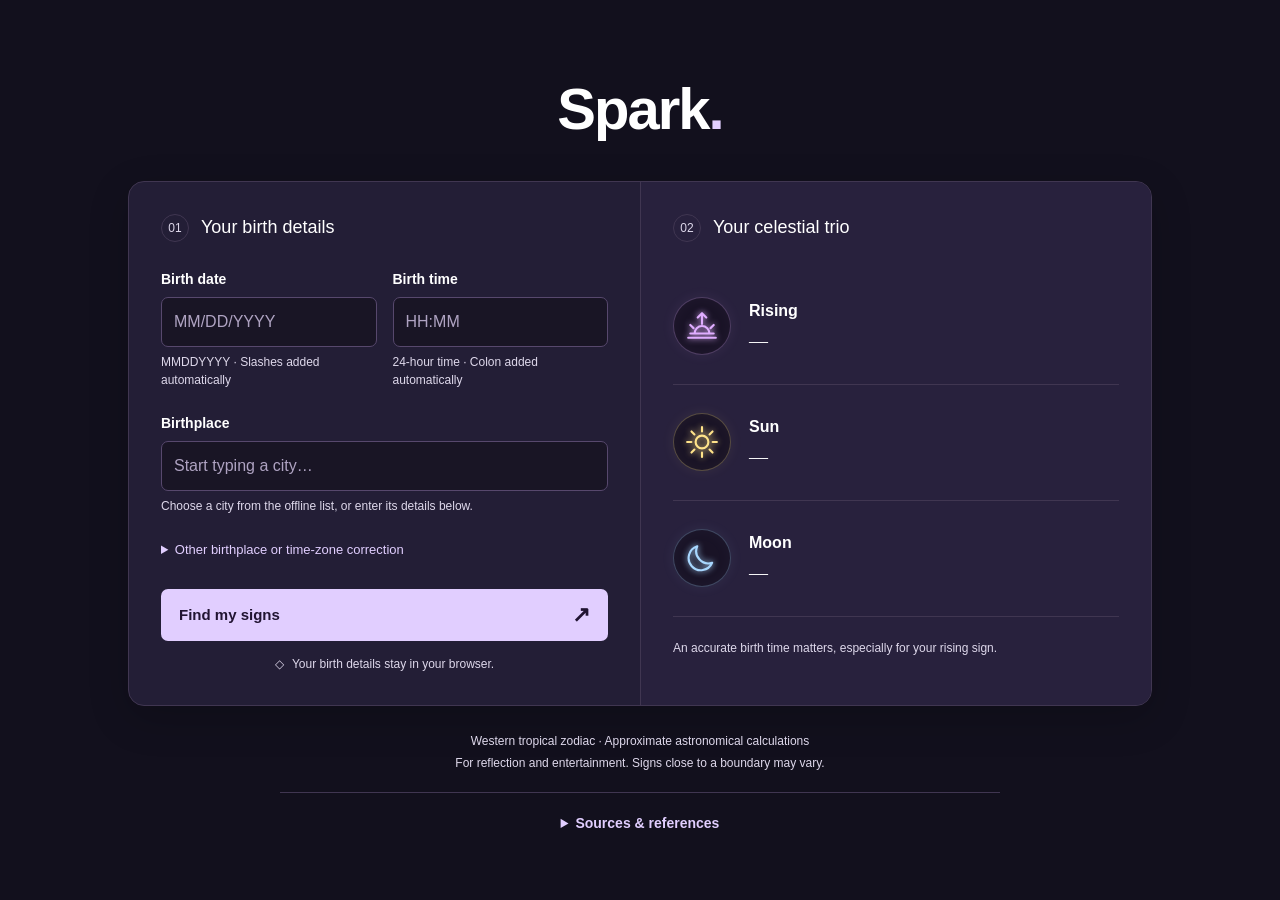
<file: index.html>
<!doctype html>
<html lang="en">
<head>
  <meta charset="utf-8">
  <meta name="viewport" content="width=device-width, initial-scale=1">
  <meta name="description" content="Find your rising, sun, and moon signs with a private, offline birth chart calculator.">
  <title>Spark — Birth sign calculator</title>
  <link rel="stylesheet" href="style.css">
  <script defer src="astro.js"></script>
  <script defer src="app.js"></script>
</head>
<body>
  <main>
    <header><h1>Spark<span>.</span></h1></header>
    <section class="calculator" aria-label="Birth sign calculator">
      <form id="birth-form" novalidate>
        <div class="section-heading"><span class="step">01</span><h2>Your birth details</h2></div>
        <div class="pair">
          <div><label for="birth-date">Birth date</label><input id="birth-date" placeholder="MM/DD/YYYY" inputmode="numeric" autocomplete="bday" maxlength="10" required aria-describedby="date-hint"><small id="date-hint">MMDDYYYY · Slashes added automatically</small></div>
          <div><label for="birth-time">Birth time</label><input id="birth-time" placeholder="HH:MM" inputmode="numeric" maxlength="5" required aria-describedby="time-hint"><small id="time-hint">24-hour time · Colon added automatically</small></div>
        </div>
        <label for="birth-place">Birthplace</label><input id="birth-place" list="cities" placeholder="Start typing a city…" autocomplete="off" required aria-describedby="place-hint"><datalist id="cities"></datalist>
        <small id="place-hint">Choose a city from the offline list, or enter its details below.</small>
        <p id="location-summary" class="location-summary" aria-live="polite"></p>
        <details id="manual"><summary>Other birthplace or time-zone correction</summary><div class="manual-fields">
          <p>For a city outside the list, enter its coordinates and UTC offset at birth, including daylight saving time.</p>
          <div class="pair"><div><label for="latitude">Latitude</label><input id="latitude" type="number" min="-89.99" max="89.99" step="any" placeholder="e.g. 40.7128"><small>North + / south −</small></div><div><label for="longitude">Longitude</label><input id="longitude" type="number" min="-180" max="180" step="any" placeholder="e.g. -74.0060"><small>East + / west −</small></div></div>
          <label for="utc-offset">UTC offset at birth (hours)</label><input id="utc-offset" type="number" min="-12" max="14" step="any" placeholder="Automatic for listed cities"><small>For example: New York summer −4; India +5.5. Leave blank for automatic city time.</small>
        </div></details>
        <p id="error" role="alert" hidden></p>
        <button type="submit">Find my signs <span aria-hidden="true">↗</span></button>
        <p class="privacy"><span aria-hidden="true">◇</span> Your birth details stay in your browser.</p>
      </form>
      <section class="results" aria-labelledby="results-title" aria-live="polite">
        <div class="section-heading"><span class="step">02</span><h2 id="results-title">Your celestial trio</h2></div>
        <p id="result-context"></p>
        <div class="sign-card rising"><div class="symbol" aria-hidden="true"><svg viewBox="0 0 32 32" fill="none" stroke="currentColor" stroke-width="2" stroke-linecap="round" stroke-linejoin="round" focusable="false"><path d="M5 23h22M9 23a7 7 0 0 1 14 0M16 4v10m-4-6 4-4 4 4M5 15l3 3m19-3-3 3M3 27h26"/></svg></div><div><h3>Rising</h3><p id="rising-sign" class="sign-name">—</p><small id="rising-degree"></small></div></div>
        <div class="sign-card sun"><div class="symbol" aria-hidden="true"><svg viewBox="0 0 32 32" fill="none" stroke="currentColor" stroke-width="2" stroke-linecap="round" stroke-linejoin="round" focusable="false"><circle cx="16" cy="16" r="6"/><path d="M16 2v4m0 20v4M2 16h4m20 0h4M6.1 6.1l2.8 2.8m14.2 14.2 2.8 2.8M25.9 6.1l-2.8 2.8M8.9 23.1l-2.8 2.8"/></svg></div><div><h3>Sun</h3><p id="sun-sign" class="sign-name">—</p><small id="sun-degree"></small></div></div>
        <div class="sign-card moon"><div class="symbol" aria-hidden="true"><svg viewBox="0 0 32 32" fill="none" stroke="currentColor" stroke-width="2" stroke-linecap="round" stroke-linejoin="round" focusable="false"><path d="M25.5 20.5A11.5 11.5 0 0 1 11.5 5a11.5 11.5 0 1 0 14 15.5Z"/></svg></div><div><h3>Moon</h3><p id="moon-sign" class="sign-name">—</p><small id="moon-degree"></small></div></div>
        <p id="calculation-note">An accurate birth time matters, especially for your rising sign.</p>
      </section>
    </section>
    <footer>
      <p>Western tropical zodiac · Approximate astronomical calculations<br>For reflection and entertainment. Signs close to a boundary may vary.</p>
      <details class="sources">
        <summary>Sources &amp; references</summary>
        <p>Your Sun and Moon signs are calculated locally from astronomical formulas. Your rising sign is calculated from the eastern horizon at your birth time and location. Listed cities use your browser’s time-zone data. No birth details are sent to these websites.</p>
        <ol>
          <li><a href="https://www.stjarnhimlen.se/comp/ppcomp.html" target="_blank" rel="noopener noreferrer">Paul Schlyter — Computing planetary positions</a><span>Source of the Sun and Moon formulas used in this calculator.</span></li>
          <li><a href="https://www.iana.org/time-zones" target="_blank" rel="noopener noreferrer">IANA — Time Zone Database</a><span>Time-zone and historical clock-change data used through the browser.</span></li>
          <li><a href="https://aa.usno.navy.mil/faq/GAST" target="_blank" rel="noopener noreferrer">U.S. Naval Observatory — Sidereal time</a><span>Background on sidereal time, which relates birth time and longitude to the local sky.</span></li>
          <li><a href="https://ssd.jpl.nasa.gov/horizons/" target="_blank" rel="noopener noreferrer">NASA JPL — Horizons</a><span>Further reference for precise solar-system positions; not connected to this calculator.</span></li>
          <li><a href="https://www.astro.com/swisseph/swephinfo_e.htm" target="_blank" rel="noopener noreferrer">Astrodienst — Swiss Ephemeris</a><span>Further reference for astronomical calculations used in astrology; this calculator does not use the Swiss Ephemeris library.</span></li>
        </ol>
      </details>
    </footer>
  </main>
</body>
</html>
</file>
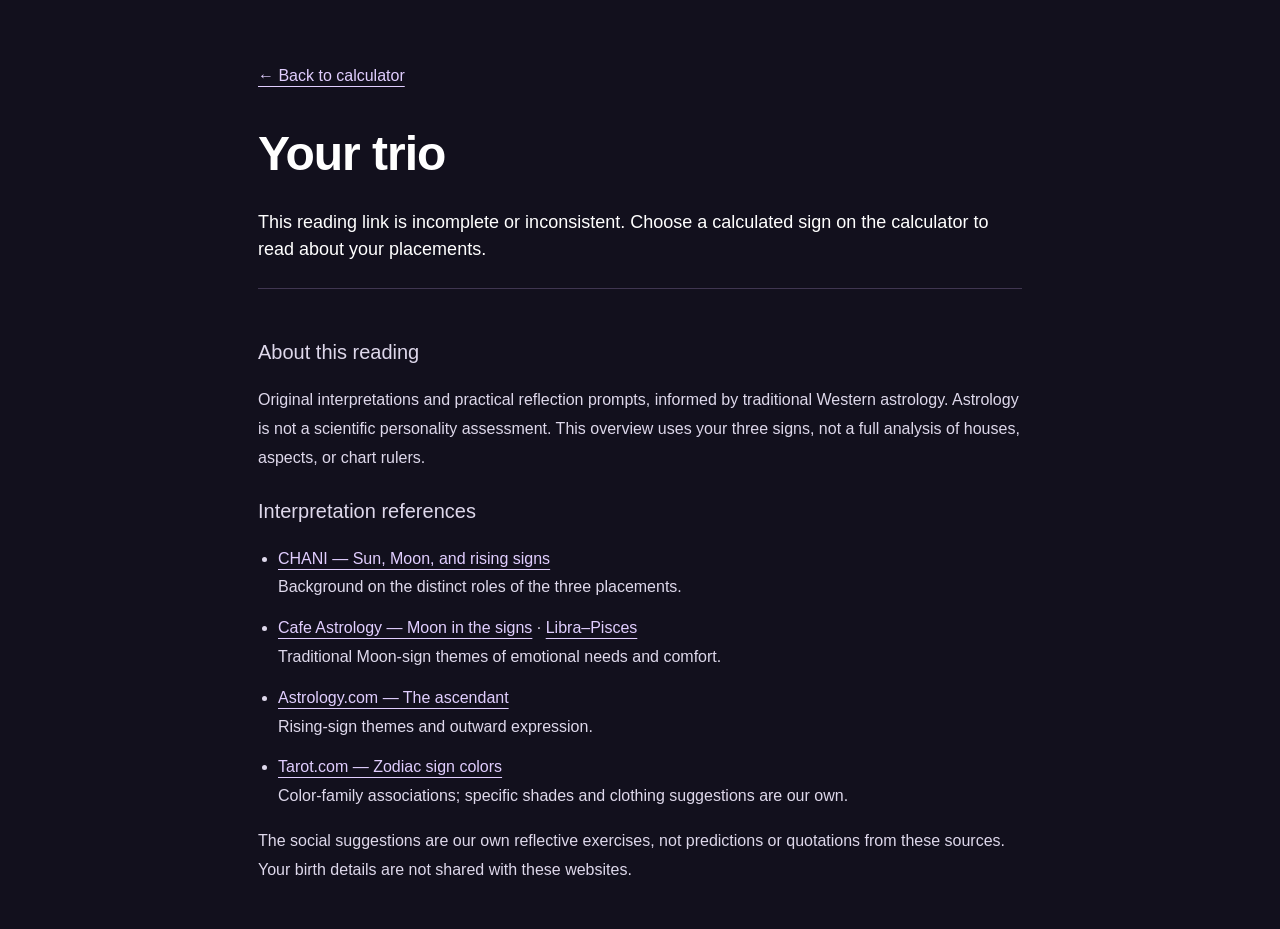
<file: sign.html>
<!doctype html>
<html lang="en">
<head><meta charset="utf-8"><meta name="viewport" content="width=device-width, initial-scale=1"><meta name="description" content="Explore your rising, Sun, and Moon signs with gentle reflections on social presence, self-expression, and emotional comfort."><title>Your trio — Spark</title><link rel="stylesheet" href="style.css"><script defer src="sign.js"></script></head>
<body><main class="reading-page">
<a class="back-link" href="index.html">← Back to calculator</a>
<header><h1 id="reading-title">Your trio</h1></header>
<article class="reading" id="reading" hidden>
<nav id="placements" aria-label="Explore your placements"></nav>
<h2>Make room for yourself</h2><p id="reading-intro"></p>
<div id="reading-sections"></div>
<p class="color-note">“Lucky” colors are symbolic style inspiration, not a promise of good fortune. Color traditions vary; wear the shades you enjoy.</p>
<div class="reading-finish"><a class="primary-link" href="wrap-up.html">Finish reading <span aria-hidden="true">→</span></a></div>
</article>
<p id="invalid" hidden>This reading link is incomplete or inconsistent. Choose a calculated sign on the calculator to read about your placements.</p>
<footer class="reading-sources">
<h2>About this reading</h2>
<p>Original interpretations and practical reflection prompts, informed by traditional Western astrology. Astrology is not a scientific personality assessment. This overview uses your three signs, not a full analysis of houses, aspects, or chart rulers.</p>
<h2>Interpretation references</h2>
<ul>
<li><a href="https://www.chani.com/astro-education/your-guide-to-sun-moon-and-rising-signs" target="_blank" rel="noopener noreferrer">CHANI — Sun, Moon, and rising signs</a><span>Background on the distinct roles of the three placements.</span></li>
<li><a href="https://cafeastrology.com/articles/mooninsigns.html" target="_blank" rel="noopener noreferrer">Cafe Astrology — Moon in the signs</a> · <a href="https://cafeastrology.com/articles/mooninsigns_pg2.html" target="_blank" rel="noopener noreferrer">Libra–Pisces</a><span>Traditional Moon-sign themes of emotional needs and comfort.</span></li>
<li><a href="https://www.astrology.com/article/ascendant-meaning-astrology/" target="_blank" rel="noopener noreferrer">Astrology.com — The ascendant</a><span>Rising-sign themes and outward expression.</span></li>
<li><a href="https://www.tarot.com/astrology/zodiac-sign-colors" target="_blank" rel="noopener noreferrer">Tarot.com — Zodiac sign colors</a><span>Color-family associations; specific shades and clothing suggestions are our own.</span></li>
</ul>
<p>The social suggestions are our own reflective exercises, not predictions or quotations from these sources. Your birth details are not shared with these websites.</p>
</footer>
</main></body></html>
</file>
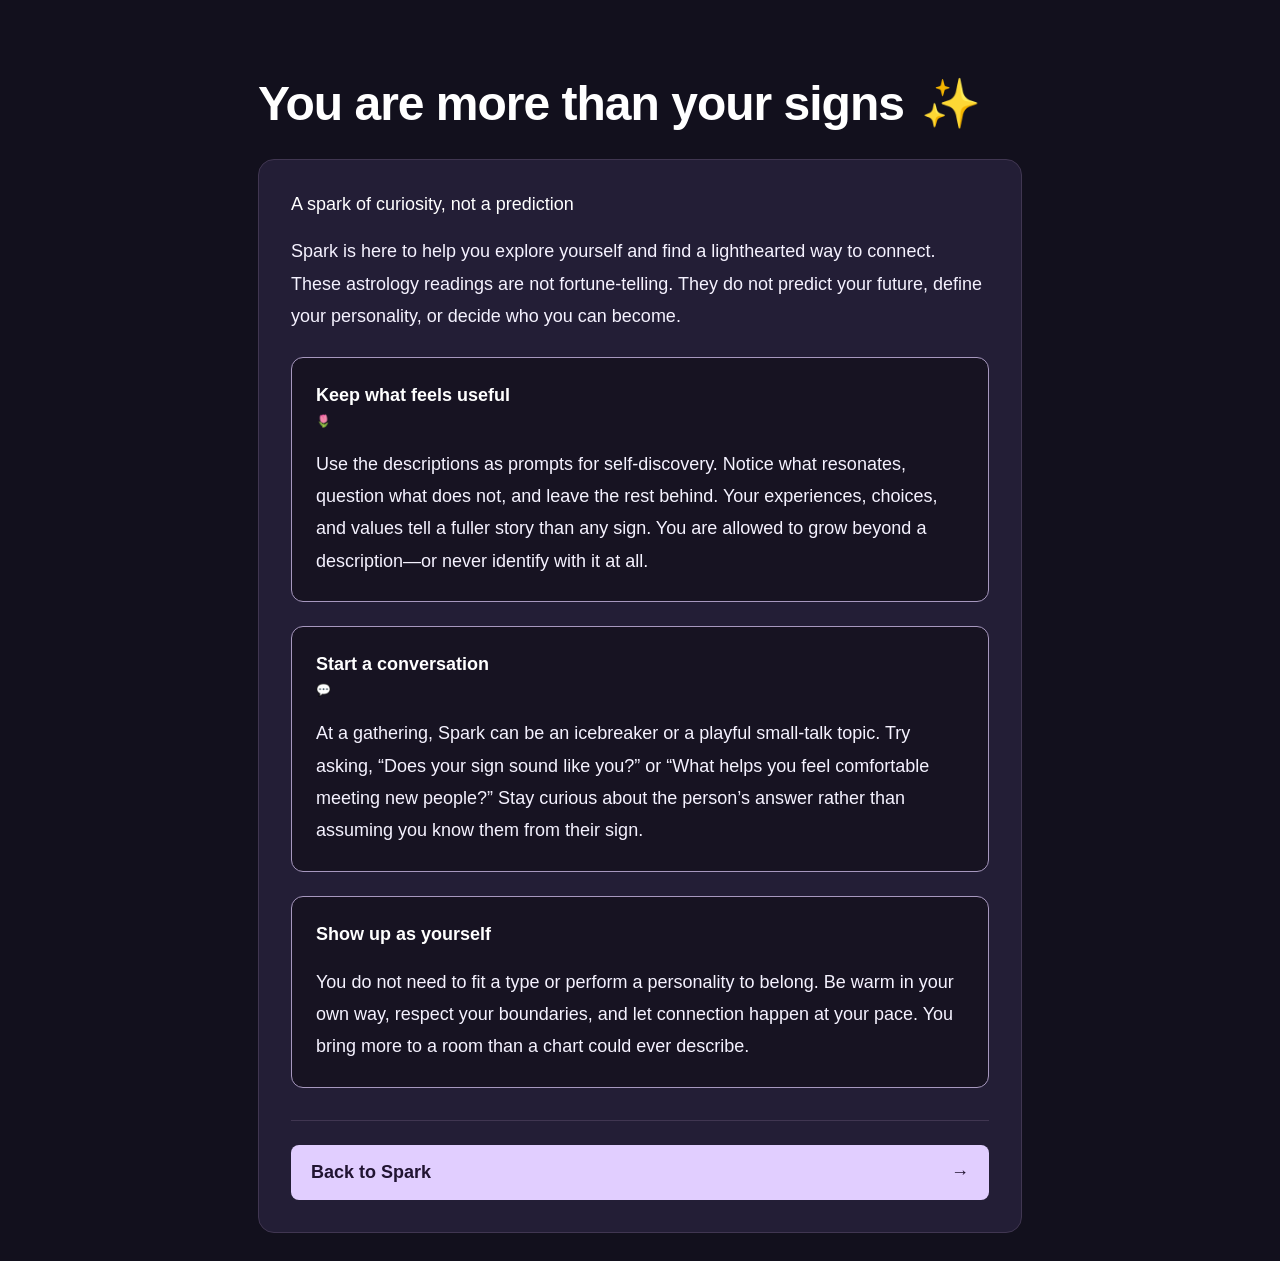
<file: wrap-up.html>
<!doctype html>
<html lang="en">
<head>
  <meta charset="utf-8">
  <meta name="viewport" content="width=device-width, initial-scale=1">
  <meta name="description" content="Spark is a starting point for self-discovery and conversation. Your signs do not define you or predict your future.">
  <title>You are more than your signs — Spark</title>
  <link rel="stylesheet" href="style.css">
</head>
<body>
  <main class="reading-page wrap-up-page">
    <header><h1>You are more than your signs<span aria-hidden="true"> ✨</span></h1></header>
    <article class="reading" aria-label="A final note from Spark">
      <h2>A spark of curiosity, not a prediction</h2>
      <p>Spark is here to help you explore yourself and find a lighthearted way to connect. These astrology readings are not fortune-telling. They do not predict your future, define your personality, or decide who you can become.</p>
      <section class="reading-box" aria-labelledby="discovery-heading">
        <h3 id="discovery-heading">Keep what feels useful <span aria-hidden="true">🌷</span></h3>
        <p>Use the descriptions as prompts for self-discovery. Notice what resonates, question what does not, and leave the rest behind. Your experiences, choices, and values tell a fuller story than any sign. You are allowed to grow beyond a description—or never identify with it at all.</p>
      </section>
      <section class="reading-box" aria-labelledby="conversation-heading">
        <h3 id="conversation-heading">Start a conversation <span aria-hidden="true">💬</span></h3>
        <p>At a gathering, Spark can be an icebreaker or a playful small-talk topic. Try asking, “Does your sign sound like you?” or “What helps you feel comfortable meeting new people?” Stay curious about the person’s answer rather than assuming you know them from their sign.</p>
      </section>
      <section class="reading-box" aria-labelledby="affirmation-heading">
        <h3 id="affirmation-heading">Show up as yourself</h3>
        <p>You do not need to fit a type or perform a personality to belong. Be warm in your own way, respect your boundaries, and let connection happen at your pace. You bring more to a room than a chart could ever describe.</p>
      </section>
      <div class="reading-finish"><a class="primary-link" href="index.html">Back to Spark <span aria-hidden="true">→</span></a></div>
    </article>
  </main>
</body>
</html>
</file>
<file: style.css>
:root{color-scheme:dark;--ink:#ffffff;--muted:#ded8eb;--line:#403651;--accent:#e1ceff}
*{box-sizing:border-box}body{margin:0;background:#12101d;color:var(--ink);font-family:Arial,Helvetica,sans-serif;font-size:16px;line-height:1.5}main{max-width:1080px;margin:0 auto;padding:62px 28px 28px}header{text-align:center;margin-bottom:38px}.eyebrow{font-size:12px;font-weight:700;letter-spacing:2.5px;color:var(--accent)}h1{font-family:Arial,Helvetica,sans-serif;font-weight:700;font-size:58px;line-height:1.15;letter-spacing:-2px;margin:14px 0}h1 span{color:var(--accent)}header p{color:var(--muted);margin:0}h2{font-size:18px;font-weight:500;margin:0}.calculator{display:grid;grid-template-columns:1fr 1fr;background:#231e36;border:1px solid var(--line);border-radius:16px;overflow:hidden;box-shadow:0 12px 40px #00000030}form,.results{padding:32px}.results{background:#28213d;border-left:1px solid var(--line)}.section-heading{display:flex;align-items:center;gap:12px;margin-bottom:27px}.step{font-size:12px;color:var(--muted);border:1px solid var(--line);border-radius:50%;width:28px;height:28px;display:grid;place-items:center}label{display:block;font-size:14px;font-weight:600;margin-bottom:7px}input{width:100%;min-width:0;border:1px solid #57486d;border-radius:7px;padding:12px;font:inherit;color:var(--ink);background:#191525;outline:none}input::placeholder{color:#afa3c2}input:focus{border-color:var(--accent);box-shadow:0 0 0 3px #c4a7ff15}input[aria-invalid=true]{border-color:#ff9e97}.pair{display:grid;grid-template-columns:1fr 1fr;gap:16px;margin-bottom:23px}small{display:block;color:var(--muted);font-size:12px;line-height:1.55;margin-top:6px}.location-summary{font-size:12px;color:var(--accent);margin:12px 0}.location-summary:empty{display:none}details{margin-top:21px;font-size:13px}summary{cursor:pointer;color:var(--accent);padding:4px 0}.manual-fields{padding-top:6px}.manual-fields p{color:var(--muted)}.manual-fields .pair{margin-bottom:14px}button{display:flex;align-items:center;justify-content:space-between;width:100%;border:0;border-radius:7px;background:var(--accent);color:#211432;font:600 15px Arial,sans-serif;padding:15px 18px;margin-top:25px;cursor:pointer}button:hover{background:#d5bfff}button:focus-visible,summary:focus-visible{outline:3px solid #dfcfff;outline-offset:4px}button span{font-size:22px;line-height:1}.privacy{text-align:center;color:var(--muted);font-size:12px;margin:14px 0 0}.privacy span{margin-right:5px}#result-context{font-size:13px;color:var(--muted);margin:-12px 0 23px}.sign-card{display:flex;align-items:center;gap:18px;padding:20px 0;border-bottom:1px solid var(--line)}.sign-card:first-of-type{padding-top:10px}/* Crisp neon outlines on dark discs; static glow keeps edges legible. */
.symbol{display:grid;place-items:center;flex-shrink:0;width:58px;height:58px;border-radius:50%;background:#191326;color:#dfadff;border:1px solid #dfadff45;box-shadow:inset 0 0 15px #dfadff0a,0 0 14px #dfadff12}
.symbol svg{display:block;width:34px;height:34px;filter:drop-shadow(0 0 3px currentColor)}
.sun .symbol{color:#ffe38a;border-color:#ffe38a45;box-shadow:inset 0 0 15px #ffe38a0a,0 0 14px #ffe38a12}
.moon .symbol{color:#a8d7ff;border-color:#a8d7ff45;box-shadow:inset 0 0 15px #a8d7ff0a,0 0 14px #a8d7ff12}
h3{font-size:14px;font-weight:600;margin:0}h3 span{display:block;font-size:12px;letter-spacing:1px;color:var(--muted);font-weight:400;margin:3px 0 4px}.sign-name{font-family:Georgia,serif;font-size:19px;line-height:1.3;margin:0}.has-results .sign-name{font-size:27px}.sign-card small{font-size:12px;margin-top:4px}#calculation-note{font-size:12px;color:var(--muted);margin:22px 0 0}#error{background:#402426;color:#ffb7ac;border-radius:6px;padding:11px;font-size:14px}footer{text-align:center;font-size:12px;color:var(--muted);line-height:1.8;margin-top:25px}@media(max-width:760px){main{padding:32px 18px}h1{font-size:45px}header p{max-width:290px;margin:auto}.calculator{grid-template-columns:1fr}form,.results{padding:25px}.results{border-left:0;border-top:1px solid var(--line)}header{margin-bottom:28px}}@media(max-width:360px){.pair{grid-template-columns:1fr;gap:18px}form,.results{padding:20px}h1{font-size:39px}}

#result-context:empty,.sign-card small:empty{display:none}.sign-name{margin-top:6px}h3{font-size:16px}.sign-card{min-height:116px}
.sources{max-width:720px;margin:18px auto 0;text-align:left;border-top:1px solid var(--line);padding-top:14px;font-size:14px}.sources summary{text-align:center;font-weight:600}.sources p{line-height:1.65}.sources ol{padding-left:24px}.sources li{margin:14px 0;padding-left:4px}.sources a{color:var(--accent);text-underline-offset:3px}.sources a:hover{color:var(--ink)}.sources a:focus-visible{outline:2px solid var(--accent);outline-offset:4px}.sources li span{display:block;margin-top:3px;font-size:13px}

.sign-name a,.back-link,.reading-page footer a{color:var(--accent);text-underline-offset:5px}
.sign-name a:hover,.back-link:hover{color:var(--ink)}
a:focus-visible{outline:2px solid var(--accent);outline-offset:5px;border-radius:3px}
.reading-page{max-width:820px}.back-link{display:inline-block;margin-bottom:24px;font-size:14px}.reading-page header{text-align:left;margin-bottom:28px}
.reading{background:#231e36;border:1px solid var(--line);border-radius:16px;padding:32px}
.reading h2{margin-top:28px;color:var(--ink)}.reading p{line-height:1.8;color:#d4cce3}.reading p:last-child{margin-bottom:0}
#placements{display:flex;flex-wrap:wrap;gap:10px;margin-bottom:24px}#placements a{padding:9px 15px;border:1px solid #57486d;border-radius:24px;color:var(--accent);text-decoration:none;font-size:14px}#placements a[aria-current]{background:var(--accent);color:#211432;border-color:var(--accent)}#placements a:hover{border-color:var(--accent)}
@media(max-width:480px){.reading{padding:23px}.reading-page h1{font-size:38px}}

.reading-page header h1{font-size:clamp(32px,5vw,48px);letter-spacing:-1px}.reading section{scroll-margin-top:24px}.reading section:target{border-left:3px solid var(--accent);padding-left:18px}.reading-sources{text-align:left;border-top:1px solid var(--line);padding-top:25px;font-size:13px}.reading-sources h2{font-size:16px;margin-top:20px}.reading-sources ul{padding-left:20px}.reading-sources li{margin:12px 0}.reading-sources li span{display:block}

#reading-sections{display:grid;gap:24px;margin-top:28px}
.reading .placement-reading{padding:26px;border:1px solid #57486d;border-radius:14px;background:#1c182b}
.reading .placement-reading:target{padding:26px;border:1px solid var(--accent);box-shadow:0 0 0 2px #c4a7ff18}
.reading .placement-reading h2{margin:0 0 14px;color:var(--accent);font-size:22px}
.placement-reading h3{margin-top:22px;font-size:15px}.placement-reading p{margin-top:8px}
.clothing-palette{display:flex;flex-wrap:wrap;gap:10px;list-style:none;padding:0;margin:12px 0}
.clothing-palette li{display:flex;align-items:center;gap:9px;padding:8px 12px;border:1px solid var(--line);border-radius:24px;font-size:14px}
.color-swatch{width:22px;height:22px;flex-shrink:0;border-radius:50%;border:1px solid #ffffff70}
.reading .color-note{font-size:13px;color:var(--muted);margin-top:24px}
@media(max-width:480px){.reading .placement-reading,.reading .placement-reading:target{padding:18px}.reading .placement-reading h2{font-size:20px}}

/* High-contrast reading surfaces and visible, non-color-only navigation. */
.reading-page{font-size:1.125rem;overflow-wrap:anywhere}
.reading p{color:#f5f2ff;line-height:1.8}
.reading-page h1{display:flex;align-items:center;gap:.35em;flex-wrap:wrap}
.zodiac-glyph{font-family:"Segoe UI Symbol","Apple Symbols",sans-serif;font-variant-emoji:text;color:currentColor;line-height:1.2;flex-shrink:0}
.reading-page h1 .zodiac-glyph{color:#ffffff;font-size:1.15em}
#placements a{display:inline-flex;align-items:center;justify-content:center;gap:.5em;min-height:48px;font-size:1rem;border:2px solid #a798bf;color:#f3eaff}
#placements a .zodiac-glyph{font-size:1.5em}
#placements a[aria-current]{background:#e1ceff;color:#211432;border-color:#e1ceff;font-weight:700;text-decoration:underline;text-underline-offset:5px}
.reading .placement-reading{background:transparent;border:0;padding:0}
.reading .placement-reading h2{color:#ffffff;font-size:1.5rem;line-height:1.4}
.reading .reading-box{margin-top:24px;padding:24px;background:#171322;border:1px solid #a798bf;border-radius:12px}
.reading .reading-box h3{margin:0;color:#ffffff;font-size:1.125rem;line-height:1.5}
.reading .reading-box p{margin-bottom:0}
.clothing-palette li{font-size:1rem;color:#ffffff;border-color:#a798bf}
.reading .color-note,.reading-sources,.reading-sources li span,.back-link{font-size:1rem}
.reading-sources{color:#ded8eb}.reading-sources h2{font-size:1.25rem}
.reading-page a:focus-visible{outline:3px solid #ffffff;outline-offset:5px;box-shadow:0 0 0 7px #12101d}
@media(max-width:480px){.reading{padding:18px}.reading .placement-reading{padding:0}.reading .reading-box{padding:18px}#placements a{flex:1 1 auto}}
@media(forced-colors:active){.reading .reading-box,#placements a,.clothing-palette li{border-color:CanvasText}#placements a[aria-current]{border:3px solid Highlight}.color-swatch{forced-color-adjust:none}}
.reading-finish{margin-top:32px;padding-top:24px;border-top:1px solid var(--line)}
.primary-link{display:flex;align-items:center;justify-content:space-between;gap:16px;min-height:48px;padding:14px 20px;border-radius:8px;background:#e1ceff;color:#211432;font-size:1.125rem;font-weight:700;text-decoration:none}
.primary-link:hover{background:#f0e5ff;text-decoration:underline;text-underline-offset:4px}
.wrap-up-page .reading>h2:first-child{margin-top:0;line-height:1.4}
@media(forced-colors:active){.primary-link{border:2px solid LinkText}}
</file>
